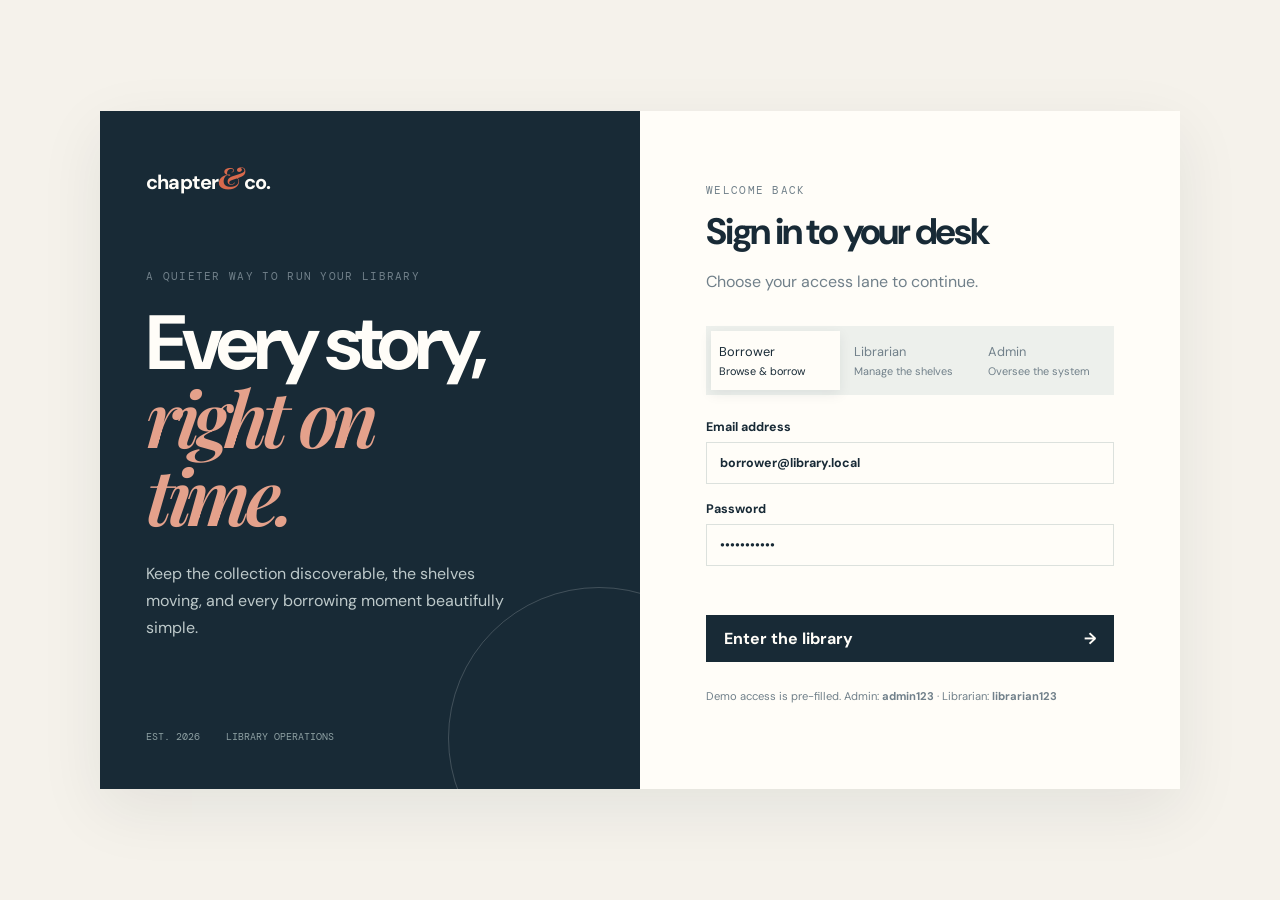
<file: Websever/index.html>
<!doctype html>
<html lang="en">
<head>
  <meta charset="utf-8">
  <meta name="viewport" content="width=device-width, initial-scale=1">
  <meta http-equiv="refresh" content="0; url=login.html">
  <title>Chapter & Co.</title>
</head>
<body>
  <p>Opening the library login...</p>
  <script>window.location.replace('login.html');</script>
</body>
</html>
</file>
<file: Websever/css/style.css>
@import url('https://fonts.googleapis.com/css2?family=DM+Mono:wght@400;500&family=DM+Sans:wght@400;500;700&family=Playfair+Display:ital,wght@0,600;1,600&display=swap');
.circulation-panel{margin-top:25px}.panel-caption{color:var(--muted);font-size:.75rem;margin:7px 0 0}.table-scroll{overflow-x:auto}.circulation-table{border-collapse:collapse;width:100%;font-size:.75rem;min-width:760px}.circulation-table th{text-align:left;color:var(--muted);font:.63rem 'DM Mono',monospace;text-transform:uppercase;letter-spacing:.06em;padding:12px 14px;border-bottom:1px solid var(--line)}.circulation-table td{padding:15px 14px;border-bottom:1px solid var(--line);white-space:nowrap}.circulation-table td:first-child{white-space:normal;min-width:145px}.circulation-table td strong,.circulation-table td small{display:block}.circulation-table td small{color:var(--muted);font-size:.65rem;margin-top:4px}.history-status{font:.6rem 'DM Mono',monospace;color:var(--accent)}.history-status.is-returned{color:var(--green)}.return-button{border:1px solid var(--line);background:transparent;color:var(--ink);padding:7px 9px;font-size:.65rem}.return-button:hover{border-color:var(--accent);color:var(--accent)}.empty-cell{text-align:center;color:var(--muted);padding:28px!important}
:root{--ink:#182a36;--muted:#71808a;--paper:#f5f2eb;--white:#fffdf8;--line:#dce1dd;--accent:#d8694c;--green:#73927c;--yellow:#d3a54d;--shadow:0 20px 60px rgba(24,42,54,.08)}*{box-sizing:border-box}body{margin:0;color:var(--ink);font-family:'DM Sans',sans-serif;background:var(--paper)}button,input,select{font:inherit}button{cursor:pointer}.brand{font-size:1.25rem;letter-spacing:-.04em;color:inherit;text-decoration:none;font-weight:700}.brand span{color:var(--accent);font-family:'Playfair Display',serif;font-style:italic;font-size:1.5em}.eyebrow{font-family:'DM Mono',monospace;text-transform:uppercase;font-size:.68rem;letter-spacing:.12em;color:var(--muted);margin:0 0 10px}.auth-page{min-height:100vh;background:var(--paper);display:grid;place-items:center;padding:34px}.auth-shell{width:min(1080px,100%);min-height:650px;display:grid;grid-template-columns:1fr 1fr;background:var(--white);box-shadow:var(--shadow);animation:rise .8s ease both}.auth-intro{background:var(--ink);color:var(--white);padding:46px;display:flex;flex-direction:column;justify-content:space-between;position:relative;overflow:hidden}.auth-intro:after{content:'';position:absolute;width:300px;height:300px;border:1px solid rgba(255,255,255,.18);border-radius:50%;right:-110px;bottom:-100px}.auth-intro .brand{position:relative;z-index:1}.intro-copy{position:relative;z-index:1;max-width:380px}.intro-copy h1{font-size:clamp(3rem,6vw,5.2rem);line-height:.94;letter-spacing:-.07em;margin:24px 0}.intro-copy h1 em,.page-heading h1 em{font-family:'Playfair Display',serif;font-weight:600;color:#e4a18b}.intro-copy p:not(.eyebrow){color:#bdc9ca;font-size:1rem;line-height:1.7}.intro-footer{font: .65rem 'DM Mono',monospace;display:flex;gap:26px;color:#8ea0a3}.auth-card{padding:72px 66px;align-self:center}.auth-heading h2{font-size:2.3rem;letter-spacing:-.06em;margin:0 0 10px}.auth-heading>p:last-child{color:var(--muted);margin-bottom:34px}.role-picker{display:grid;grid-template-columns:repeat(3,1fr);gap:6px;background:#edf0ec;padding:5px;margin-bottom:24px}.role-option{border:0;background:transparent;color:var(--muted);padding:12px 8px;font-size:.8rem;text-align:left}.role-option span{display:block;font-size:.68rem;margin-top:4px}.role-option.is-selected{background:var(--white);color:var(--ink);box-shadow:0 4px 12px rgba(24,42,54,.08)}.stack-form{display:grid;gap:17px}.stack-form label{display:grid;gap:7px;font-size:.78rem;font-weight:700;color:var(--ink)}.stack-form input,.stack-form select,.search-input{border:1px solid var(--line);background:transparent;padding:12px 13px;color:var(--ink);outline:none}.stack-form input:focus,.stack-form select:focus,.search-input:focus{border-color:var(--accent);box-shadow:0 0 0 3px rgba(216,105,76,.12)}.button{border:0;padding:13px 18px;font-weight:700;transition:transform .2s,background .2s}.button:hover{transform:translateY(-2px)}.button-dark{background:var(--ink);color:var(--white)}.button-wide{width:100%;display:flex;justify-content:space-between;align-items:center}.form-error{color:#b54435;font-size:.75rem;min-height:15px;margin:0}.demo-note{font-size:.7rem;color:var(--muted);margin-top:26px;line-height:1.6}.app-page{min-height:100vh;background:linear-gradient(120deg,#f5f2eb 0%,#f8f6f0 55%,#eef2ee 100%)}.topbar{height:78px;border-bottom:1px solid var(--line);display:flex;align-items:center;justify-content:space-between;padding:0 clamp(24px,6vw,90px);background:rgba(255,253,248,.7);backdrop-filter:blur(12px)}.topbar nav{display:flex;align-items:center;gap:23px;font-size:.78rem}.topbar nav a{color:var(--muted);text-decoration:none}.nav-current{color:var(--ink)!important}.role-pill{font: .64rem 'DM Mono',monospace;color:var(--green);border:1px solid #b7cabe;padding:6px 10px}.logout-button{background:none;border:0;color:var(--muted);font-size:.76rem}.app-main{max-width:1320px;margin:auto;padding:70px clamp(24px,6vw,90px)}.page-heading{display:flex;justify-content:space-between;gap:28px;align-items:end;margin-bottom:47px}.page-heading h1{font-size:clamp(2.8rem,5vw,5rem);letter-spacing:-.08em;line-height:.95;margin:0 0 16px}.page-heading>div:first-child>p:last-child{color:var(--muted);margin:0}.metric-grid{display:grid;grid-template-columns:repeat(4,1fr);gap:14px;margin-bottom:25px}.metric{background:var(--white);padding:22px 24px;border-top:3px solid var(--accent);animation:rise .6s ease both}.metric:nth-child(2){border-color:var(--green);animation-delay:.08s}.metric:nth-child(3){border-color:var(--yellow);animation-delay:.16s}.metric:nth-child(4){border-color:var(--ink);animation-delay:.24s}.metric-label{font:.63rem 'DM Mono',monospace;text-transform:uppercase;color:var(--muted)}.metric-value{font-size:2.25rem;letter-spacing:-.06em;margin-top:17px}.content-grid{display:grid;grid-template-columns:1.55fr 1fr;gap:25px}.panel{background:rgba(255,253,248,.78);border:1px solid rgba(220,225,221,.9);padding:29px;min-width:0}.panel-wide{min-height:400px}.panel-heading{display:flex;align-items:end;justify-content:space-between;gap:15px;margin-bottom:25px}.panel-heading h2{font-size:1.5rem;letter-spacing:-.06em;margin:0}.text-link{color:var(--accent);font-size:.75rem;text-decoration:none}.search-input{max-width:190px;font-size:.75rem}.book-row,.loan-row,.user-row{display:flex;align-items:center;justify-content:space-between;gap:14px;padding:17px 0;border-top:1px solid var(--line);animation:fade .5s ease both}.book-row h3,.loan-row h3{font-size:.95rem;margin:0 0 5px}.book-meta,.loan-meta,.user-meta{color:var(--muted);font-size:.72rem;margin:0}.book-cover{width:39px;height:49px;background:var(--ink);display:grid;place-items:center;color:#e4a18b;font-family:'Playfair Display',serif;font-size:1.35rem;flex:none}.book-info{display:flex;align-items:center;gap:14px;min-width:0}.book-info h3{white-space:nowrap;overflow:hidden;text-overflow:ellipsis}.availability{font:.64rem 'DM Mono',monospace;white-space:nowrap;color:var(--green)}.availability.empty{color:#b54435}.user-row{align-items:flex-start}.user-initial{width:32px;height:32px;border-radius:50%;background:#d9e6dc;display:grid;place-items:center;font-weight:700;font-size:.7rem;flex:none}.user-info{flex:1}.user-name{font-weight:700;font-size:.8rem;margin:0 0 4px}.user-role{font:.6rem 'DM Mono',monospace;color:var(--accent)}.loan-row{display:block}.loan-row h3{font-size:.83rem}.loan-status{font:.6rem 'DM Mono',monospace;color:var(--green)}.form-row{display:grid;grid-template-columns:1fr 1fr;gap:12px}.quiet-date{text-align:right;font:.65rem 'DM Mono',monospace;color:var(--muted);line-height:1.7}.quiet-date strong{color:var(--ink);font-size:1.1rem}.modal{display:none;position:fixed;inset:0;background:rgba(24,42,54,.5);z-index:5;place-items:center;padding:24px}.modal.is-open{display:grid}.modal-card{background:var(--white);padding:35px;max-width:450px;width:100%;position:relative;box-shadow:var(--shadow);animation:rise .25s ease}.modal-card h2{margin:0 0 25px;font-size:2rem;letter-spacing:-.06em}.modal-close{position:absolute;right:18px;top:15px;border:0;background:none;font-size:1.5rem;color:var(--muted)}.toast{position:fixed;right:22px;bottom:22px;background:var(--ink);color:white;padding:14px 18px;font-size:.75rem;transform:translateY(120px);transition:transform .3s;z-index:10}.toast.is-visible{transform:translateY(0)}@keyframes rise{from{opacity:0;transform:translateY(18px)}to{opacity:1;transform:translateY(0)}}@keyframes fade{from{opacity:0}to{opacity:1}}@media(max-width:800px){.auth-page{padding:0}.auth-shell{min-height:100vh;display:block}.auth-intro{min-height:280px;padding:28px}.intro-copy h1{font-size:3.3rem;margin:28px 0 15px}.intro-footer{display:none}.auth-card{padding:42px 28px}.topbar{padding:0 22px}.topbar nav{gap:12px}.app-main{padding:45px 20px}.page-heading{display:block;margin-bottom:32px}.page-heading .button{margin-top:25px}.metric-grid{grid-template-columns:1fr 1fr}.content-grid{grid-template-columns:1fr}.panel{padding:22px}.panel-heading{align-items:start;flex-direction:column}.search-input{max-width:none;width:100%}}
</file>
